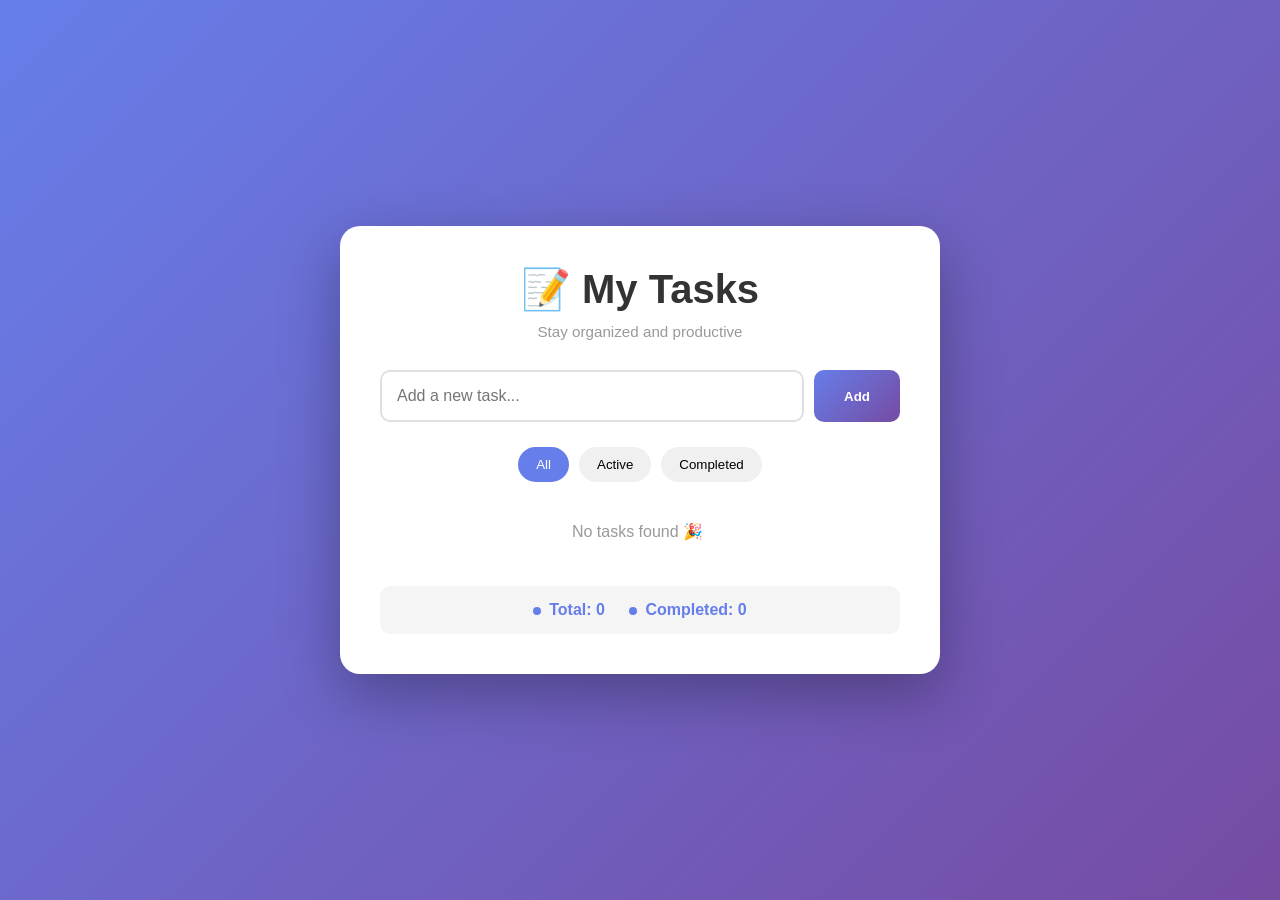
<file: public/index.html>
<!DOCTYPE html>
<html lang="en">
<head>
    <meta charset="UTF-8">
    <meta name="viewport" content="width=device-width, initial-scale=1.0">
    <title>Modern Todo App</title>
    <link rel="stylesheet" href="style.css">
</head>
<body>
    <div class="container">
        <header class="header">
            <h1>📝 My Tasks</h1>
            <p class="subtitle">Stay organized and productive</p>
        </header>

        <div class="input-section">
            <input 
                type="text" 
                id="todoInput" 
                class="todo-input" 
                placeholder="Add a new task..."
                autocomplete="off"
            >
            <button id="addBtn" class="add-btn">Add</button>
        </div>

        <div class="filters">
            <button class="filter-btn active" data-filter="all">All</button>
            <button class="filter-btn" data-filter="active">Active</button>
            <button class="filter-btn" data-filter="completed">Completed</button>
        </div>

        <ul id="todoList" class="todo-list"></ul>

        <div class="stats">
            <span id="totalTasks">0</span>
            <span id="completedTasks">0</span>
        </div>
    </div>

    <script src="app.js"></script>
</body>
</html>
</file>
<file: public/style.css>
* {
    margin: 0;
    padding: 0;
    box-sizing: border-box;
}

body {
    font-family: 'Segoe UI', Tahoma, Geneva, Verdana, sans-serif;
    background: linear-gradient(135deg, #667eea 0%, #764ba2 100%);
    min-height: 100vh;
    padding: 20px;
    display: flex;
    justify-content: center;
    align-items: center;
}

.container {
    background: white;
    border-radius: 20px;
    box-shadow: 0 20px 60px rgba(0, 0, 0, 0.3);
    max-width: 600px;
    width: 100%;
    padding: 40px;
    animation: slideUp 0.5s ease-out;
}

@keyframes slideUp {
    from {
        opacity: 0;
        transform: translateY(20px);
    }
    to {
        opacity: 1;
        transform: translateY(0);
    }
}

.header {
    text-align: center;
    margin-bottom: 30px;
}

.header h1 {
    color: #333;
    font-size: 2.5em;
    margin-bottom: 10px;
}

.subtitle {
    color: #999;
    font-size: 0.95em;
}

.input-section {
    display: flex;
    gap: 10px;
    margin-bottom: 25px;
}

.todo-input {
    flex: 1;
    padding: 15px;
    border: 2px solid #e0e0e0;
    border-radius: 10px;
    font-size: 1em;
    transition: border-color 0.3s;
}

.todo-input:focus {
    outline: none;
    border-color: #667eea;
    box-shadow: 0 0 0 3px rgba(102, 126, 234, 0.1);
}

.add-btn {
    padding: 15px 30px;
    background: linear-gradient(135deg, #667eea 0%, #764ba2 100%);
    color: white;
    border: none;
    border-radius: 10px;
    font-weight: bold;
    cursor: pointer;
    transition: transform 0.2s, box-shadow 0.2s;
}

.add-btn:hover {
    transform: translateY(-2px);
    box-shadow: 0 10px 20px rgba(102, 126, 234, 0.3);
}

.filters {
    display: flex;
    gap: 10px;
    margin-bottom: 20px;
    justify-content: center;
}

.filter-btn {
    padding: 8px 16px;
    background: #f0f0f0;
    border: 2px solid transparent;
    border-radius: 20px;
    cursor: pointer;
    transition: all 0.3s;
    font-weight: 500;
}

.filter-btn.active {
    background: #667eea;
    color: white;
    border-color: #667eea;
}

.filter-btn:hover {
    border-color: #667eea;
}

.todo-list {
    list-style: none;
    margin-bottom: 25px;
    max-height: 400px;
    overflow-y: auto;
    padding-right: 5px;
}

.todo-item {
    display: flex;
    align-items: center;
    padding: 15px;
    background: #f9f9f9;
    border-radius: 10px;
    margin-bottom: 10px;
    transition: all 0.3s;
    border-left: 4px solid #667eea;
}

.todo-item.completed {
    opacity: 0.6;
    border-left-color: #4caf50;
}

.todo-item:hover {
    background: #f0f0f0;
    transform: translateX(5px);
}

.checkbox {
    width: 20px;
    height: 20px;
    cursor: pointer;
    margin-right: 15px;
    accent-color: #667eea;
}

.todo-text {
    flex: 1;
    font-size: 1em;
    color: #333;
}

.todo-item.completed .todo-text {
    text-decoration: line-through;
    color: #999;
}

.delete-btn {
    background: #ff6b6b;
    color: white;
    border: none;
    padding: 8px 12px;
    border-radius: 5px;
    cursor: pointer;
    transition: all 0.2s;
    font-size: 0.9em;
}

.delete-btn:hover {
    background: #ff5252;
    transform: scale(1.05);
}

.stats {
    background: #f5f5f5;
    padding: 15px;
    border-radius: 10px;
    text-align: center;
    color: #667eea;
    font-weight: bold;
}

.stats span {
    margin: 0 10px;
}

.stats span:before {
    content: '';
    display: inline-block;
    width: 8px;
    height: 8px;
    background: #667eea;
    border-radius: 50%;
    margin-right: 8px;
}

/* Scrollbar styling */
.todo-list::-webkit-scrollbar {
    width: 6px;
}

.todo-list::-webkit-scrollbar-track {
    background: #f1f1f1;
    border-radius: 10px;
}

.todo-list::-webkit-scrollbar-thumb {
    background: #667eea;
    border-radius: 10px;
}

@media (max-width: 600px) {
    .container {
        padding: 20px;
    }

    .header h1 {
        font-size: 2em;
    }

    .input-section {
        flex-direction: column;
    }

    .add-btn {
        width: 100%;
    }
}
</file>
